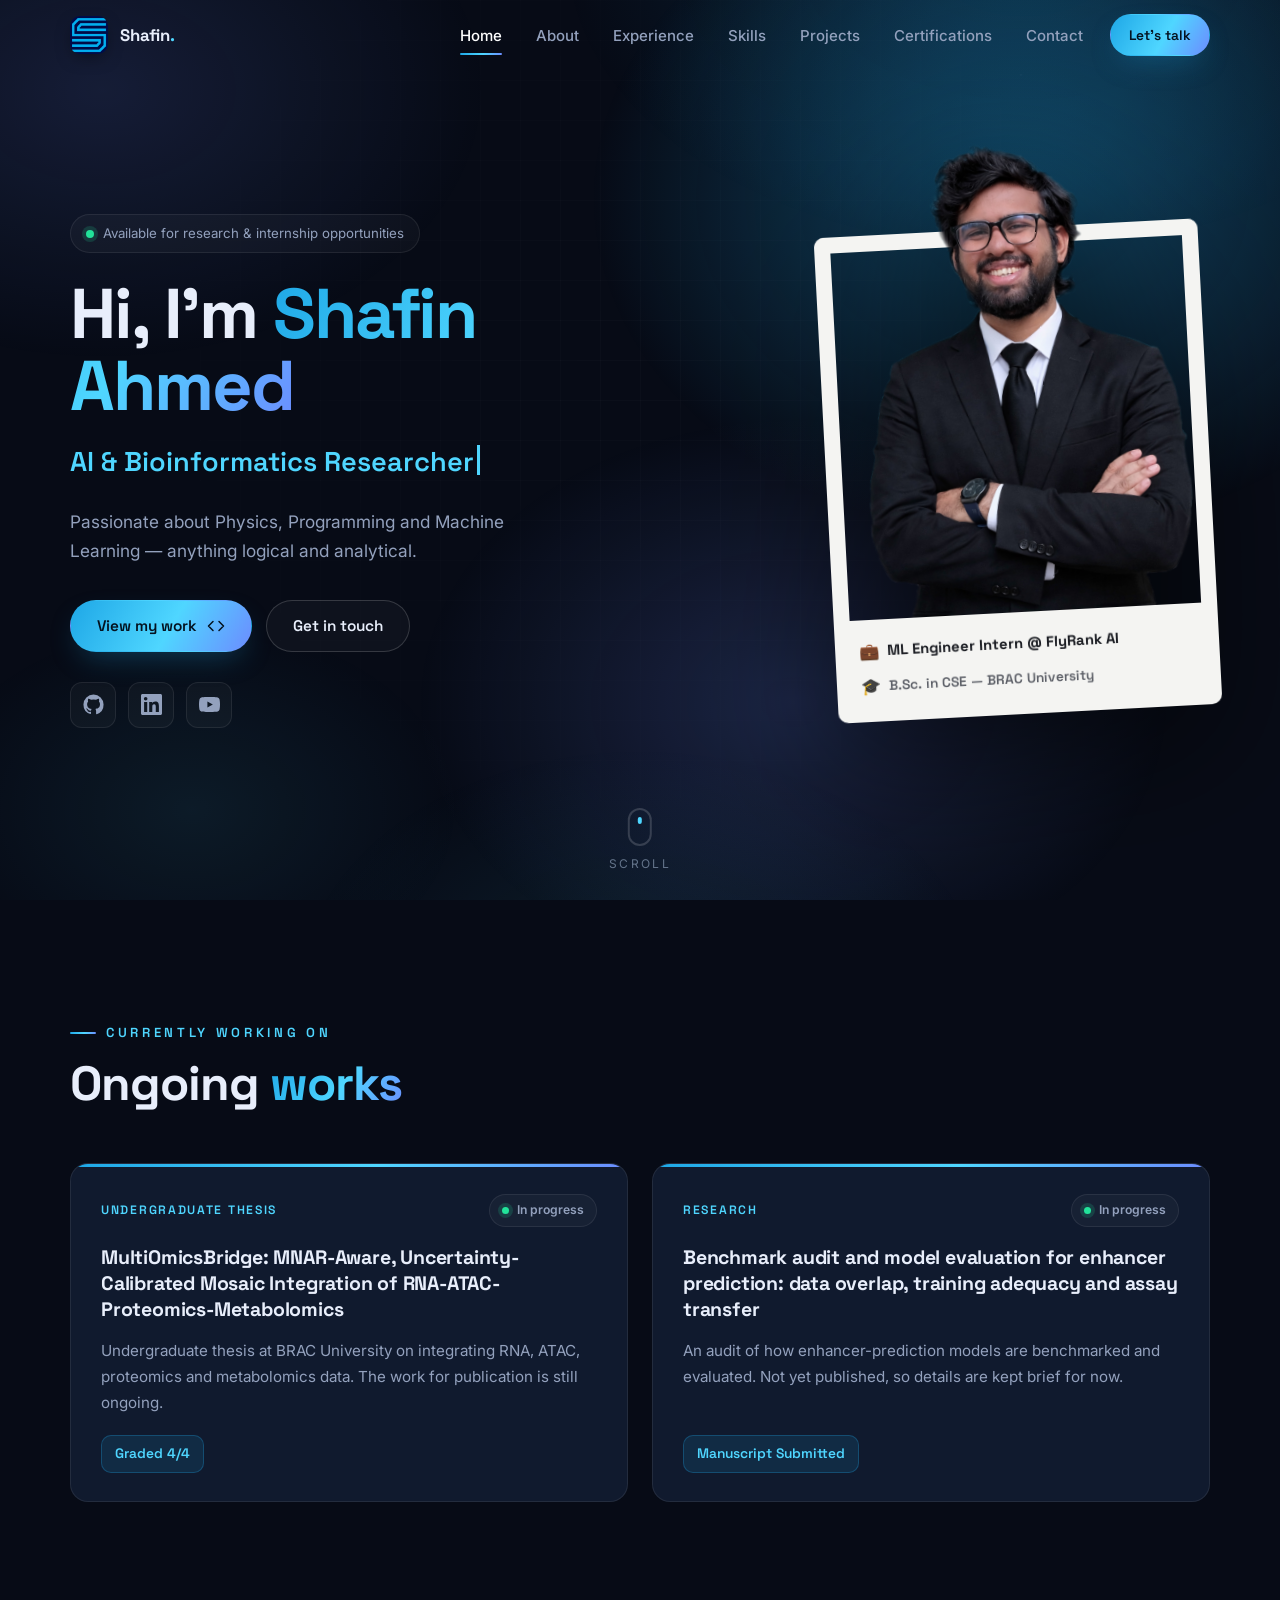
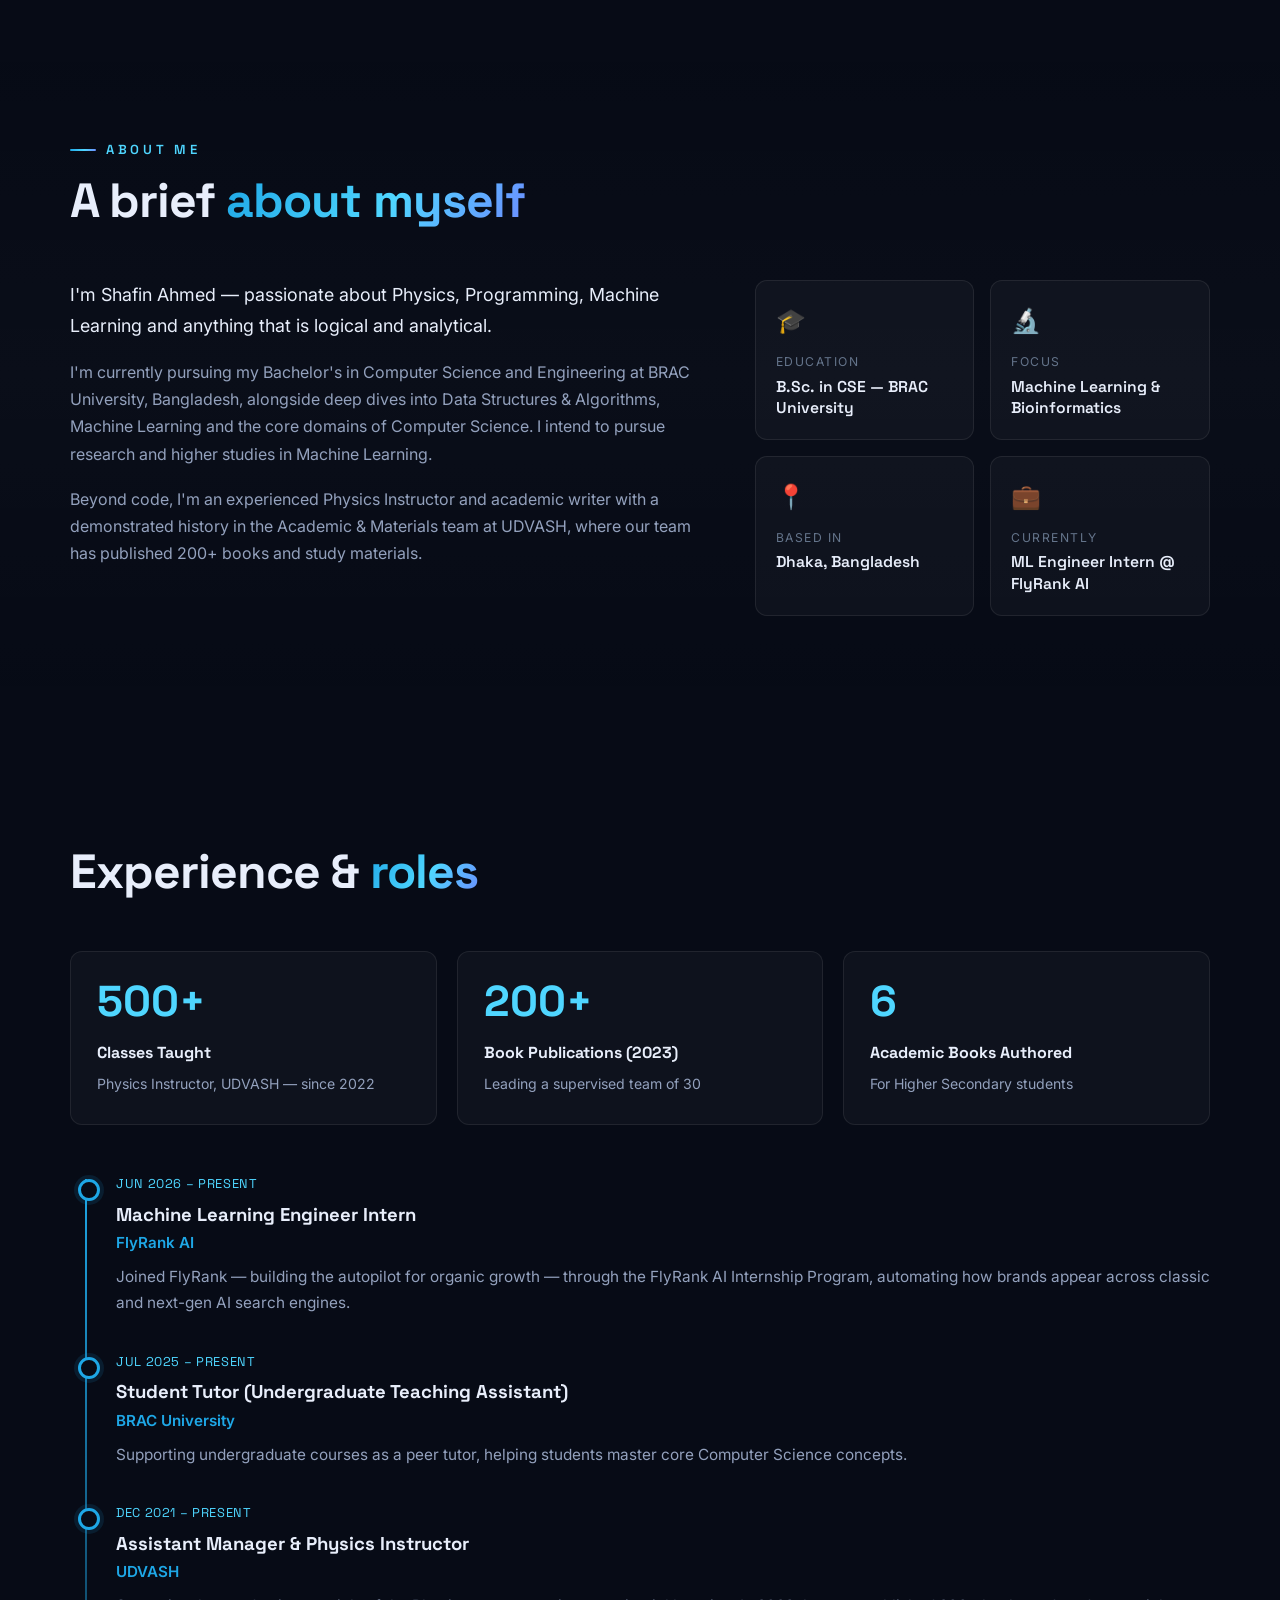
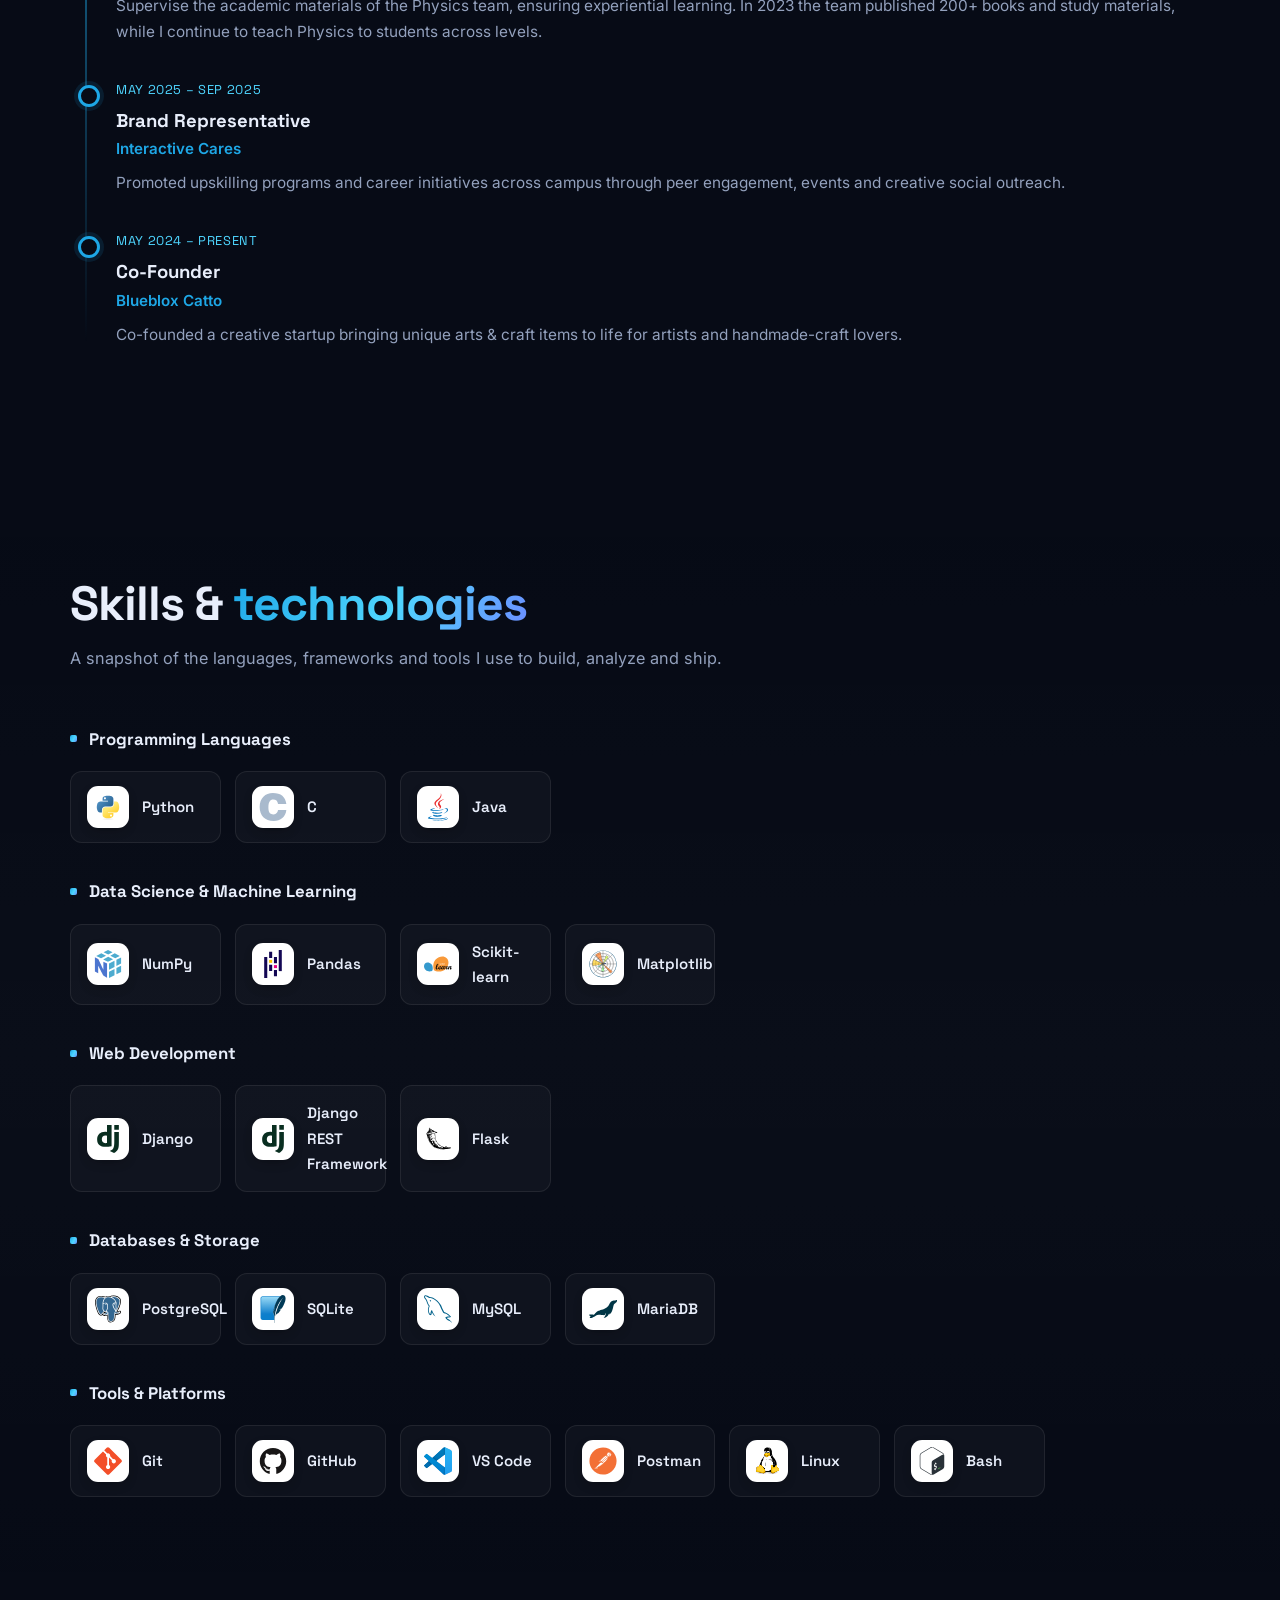
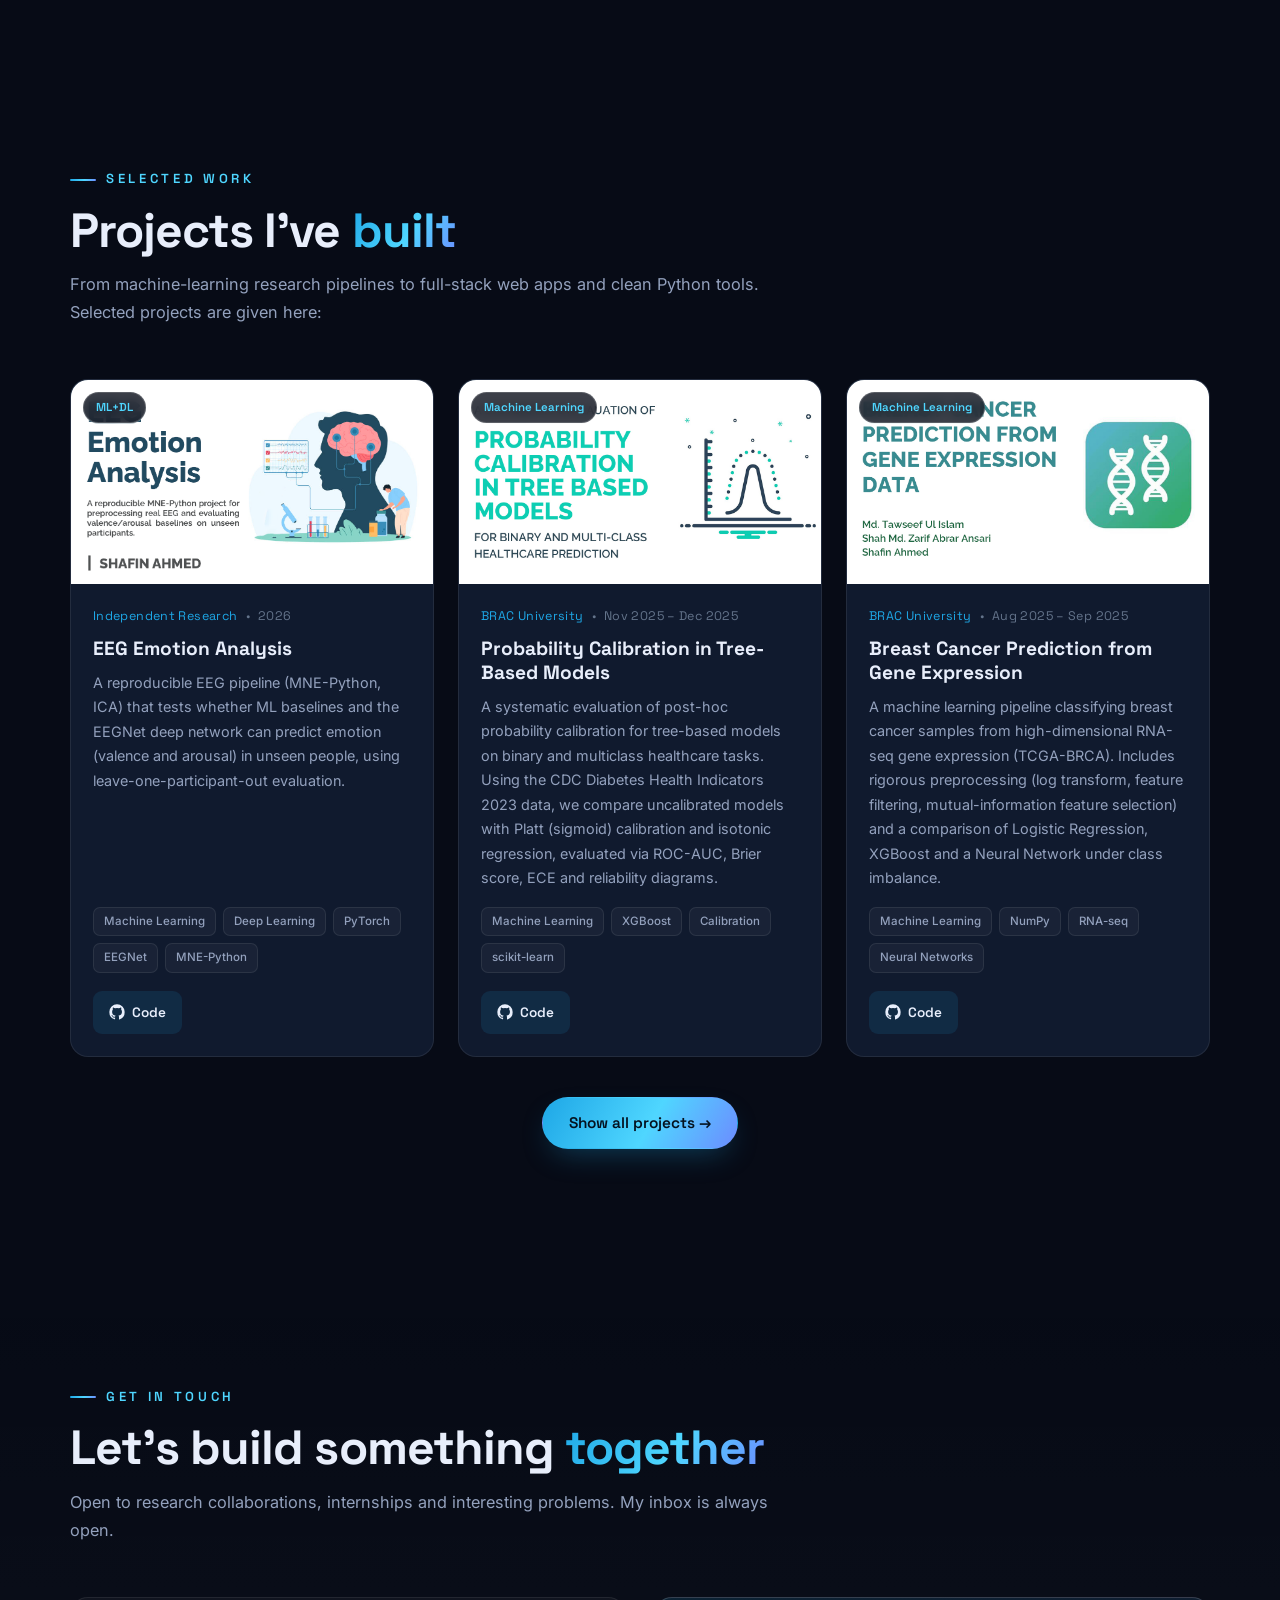
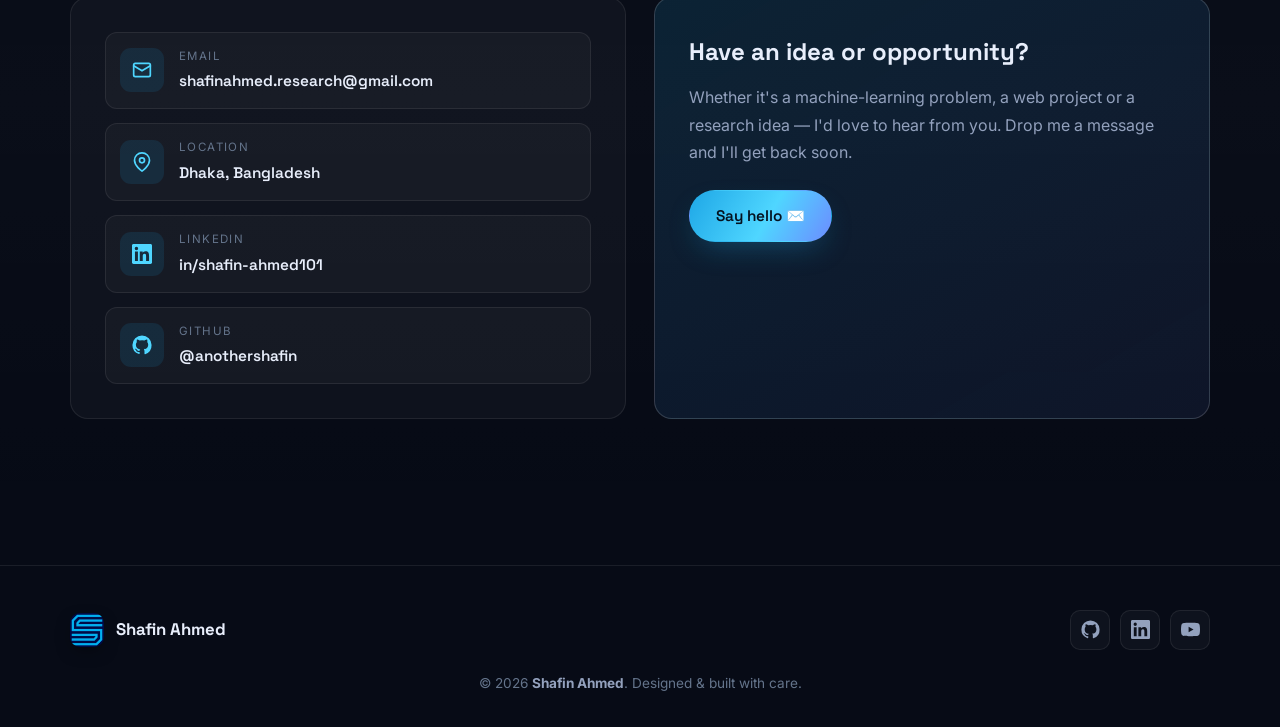
<file: index.html>
<!DOCTYPE html>
<html lang="en">
<head>
  <meta charset="UTF-8" />
  <meta name="viewport" content="width=device-width, initial-scale=1.0" />
  <title>Shafin Ahmed — AI & ML Researcher · Developer</title>
  <meta name="description" content="Portfolio of Shafin Ahmed — AI & Bioinformatics Researcher, Machine Learning Engineer and Django Developer based in Dhaka, Bangladesh." />
  <meta name="author" content="Shafin Ahmed" />

  <!-- Social preview (Facebook, LinkedIn, WhatsApp, Discord, Slack, etc.) -->
  <meta property="og:type" content="website" />
  <meta property="og:url" content="https://anothershafin.github.io/" />
  <meta property="og:site_name" content="Shafin Ahmed" />
  <meta property="og:title" content="Shafin Ahmed | Portfolio" />
  <meta property="og:description" content="AI & Bioinformatics Researcher · Machine Learning Engineer · Django Developer" />
  <meta property="og:image" content="https://anothershafin.github.io/assets/img/main_featured.png" />

  <!-- Twitter/X card -->
  <meta name="twitter:card" content="summary_large_image" />
  <meta name="twitter:title" content="Shafin Ahmed | Portfolio" />
  <meta name="twitter:description" content="AI & Bioinformatics Researcher · Machine Learning Engineer · Django Developer" />
  <meta name="twitter:image" content="https://anothershafin.github.io/assets/img/main_featured.png" />

  <link rel="icon" type="image/png" href="assets/img/favicon-32.png" />
  <link rel="apple-touch-icon" href="assets/img/apple-touch-icon.png" />

  <!-- Fonts -->
  <link rel="preconnect" href="https://fonts.googleapis.com" />
  <link rel="preconnect" href="https://fonts.gstatic.com" crossorigin />
  <link href="https://fonts.googleapis.com/css2?family=Inter:wght@400;500;600;700&family=Space+Grotesk:wght@400;500;600;700&display=swap" rel="stylesheet" />

  <link rel="stylesheet" href="assets/css/styles.css?v=6" />
</head>
<body>
  <div class="progress" id="progress"></div>

  <!-- ===================== NAV ===================== -->
  <header class="nav" id="nav">
    <div class="container">
      <a class="brand" href="#home" aria-label="Home">
        <img src="assets/img/logo.png" alt="Shafin Ahmed logo" />
        <span>Shafin<b>.</b></span>
      </a>
      <nav class="nav-links" id="nav-links">
        <a href="#home" class="active">Home</a>
        <a href="#about">About</a>
        <a href="#experience">Experience</a>
        <a href="#skills">Skills</a>
        <a href="projects.html">Projects</a>
        <a href="certifications.html">Certifications</a>
        <a href="#contact">Contact</a>
        <a class="btn btn-primary btn-sm nav-cta" href="#contact">Let's talk</a>
      </nav>
      <button class="nav-toggle" id="nav-toggle" aria-label="Menu">
        <span></span><span></span><span></span>
      </button>
    </div>
  </header>

  <main>
    <!-- ===================== HERO ===================== -->
    <section class="hero" id="home">
      <div class="hero-glow"></div>
      <div class="hero-grid container">
        <div id="hero-content"><!-- rendered by main.js --></div>
        <div class="hero-photo reveal d2">
          <div class="polaroid">
            <div class="polaroid-window">
              <img src="assets/img/DP_wbg_2.png" alt="Portrait of Shafin Ahmed" />
            </div>
            <div class="polaroid-caption" id="polaroid-caption"><!-- rendered by main.js --></div>
          </div>
        </div>
      </div>
      <a href="#about" class="scroll-cue" aria-label="Scroll down">
        <span class="mouse"></span>
        Scroll
      </a>
    </section>

    <!-- ===================== ONGOING WORKS ===================== -->
    <section class="section" id="ongoing">
      <div class="container">
        <div class="section-head reveal">
          <span class="kicker">Currently working on</span>
          <h2 class="section-title">Ongoing <span class="grad">works</span></h2>
        </div>
        <div class="ongoing-grid" id="ongoing-grid"><!-- rendered by main.js --></div>
      </div>
    </section>

    <!-- ===================== ABOUT ===================== -->
    <section class="section section--alt" id="about">
      <div class="container">
        <div class="section-head reveal">
          <span class="kicker">About me</span>
          <h2 class="section-title">A brief <span class="grad">about myself</span></h2>
        </div>
        <div class="about-grid">
          <div class="about-text" id="about-text"><!-- rendered --></div>
          <div class="facts" id="about-facts"><!-- rendered --></div>
        </div>
      </div>
    </section>

    <!-- ===================== EXPERIENCE ===================== -->
    <section class="section" id="experience">
      <div class="container">
        <div class="section-head reveal">
          <h2 class="section-title">Experience &amp; <span class="grad">roles</span></h2>
        </div>
        <div class="stats-grid" id="exp-stats"><!-- rendered by main.js --></div>
        <div class="timeline" id="timeline"><!-- rendered --></div>
      </div>
    </section>

    <!-- ===================== SKILLS ===================== -->
    <section class="section section--alt" id="skills">
      <div class="container">
        <div class="section-head reveal">
          <h2 class="section-title">Skills &amp; <span class="grad">technologies</span></h2>
          <p>A snapshot of the languages, frameworks and tools I use to build, analyze and ship.</p>
        </div>
        <div id="skills-groups"><!-- rendered --></div>
      </div>
    </section>

    <!-- ===================== PROJECTS ===================== -->
    <section class="section" id="projects">
      <div class="container">
        <div class="section-head reveal">
          <span class="kicker">Selected work</span>
          <h2 class="section-title">Projects I've <span class="grad">built</span></h2>
          <p>From machine-learning research pipelines to full-stack web apps and clean Python tools.<br />Selected projects are given here:</p>
        </div>
        <div class="projects-grid" id="projects-grid"><!-- rendered --></div>
        <div class="projects-cta reveal">
          <a class="btn btn-primary" href="projects.html">Show all projects →</a>
        </div>
      </div>
    </section>

    <!-- ===================== CONTACT ===================== -->
    <section class="section section--alt" id="contact">
      <div class="container">
        <div class="section-head reveal">
          <span class="kicker">Get in touch</span>
          <h2 class="section-title">Let's build something <span class="grad">together</span></h2>
          <p>Open to research collaborations, internships and interesting problems. My inbox is always open.</p>
        </div>
        <div class="contact-wrap">
          <div class="contact-card reveal">
            <div class="contact-list" id="contact-list"><!-- rendered --></div>
          </div>
          <div class="contact-card cta reveal d1">
            <h3>Have an idea or opportunity?</h3>
            <p>Whether it's a machine-learning problem, a web project or a research idea — I'd love to hear from you. Drop me a message and I'll get back soon.</p>
            <a class="btn btn-primary" id="contact-cta-btn" href="#">Say hello ✉️</a>
          </div>
        </div>
      </div>
    </section>
  </main>

  <!-- ===================== FOOTER ===================== -->
  <footer class="footer">
    <div class="container">
      <div class="footer-grid">
        <a class="brand" href="#home">
          <img src="assets/img/logo.png" alt="logo" />
          <span class="site-name">Shafin Ahmed</span>
        </a>
        <div class="footer-socials" id="footer-socials"><!-- rendered --></div>
      </div>
      <p class="footer-copy">© <span class="year"></span> <b class="site-name">Shafin Ahmed</b>. Designed &amp; built with care.</p>
    </div>
  </footer>

  <button class="to-top" id="to-top" aria-label="Back to top"></button>
  <script>document.getElementById('to-top').innerHTML='<svg viewBox="0 0 24 24" fill="none" stroke="currentColor" stroke-width="2.4" stroke-linecap="round" stroke-linejoin="round"><path d="m18 15-6-6-6 6"/></svg>';</script>

  <script src="assets/js/data.js?v=11"></script>
  <script src="assets/js/main.js?v=10"></script>
</body>
</html>
</file>
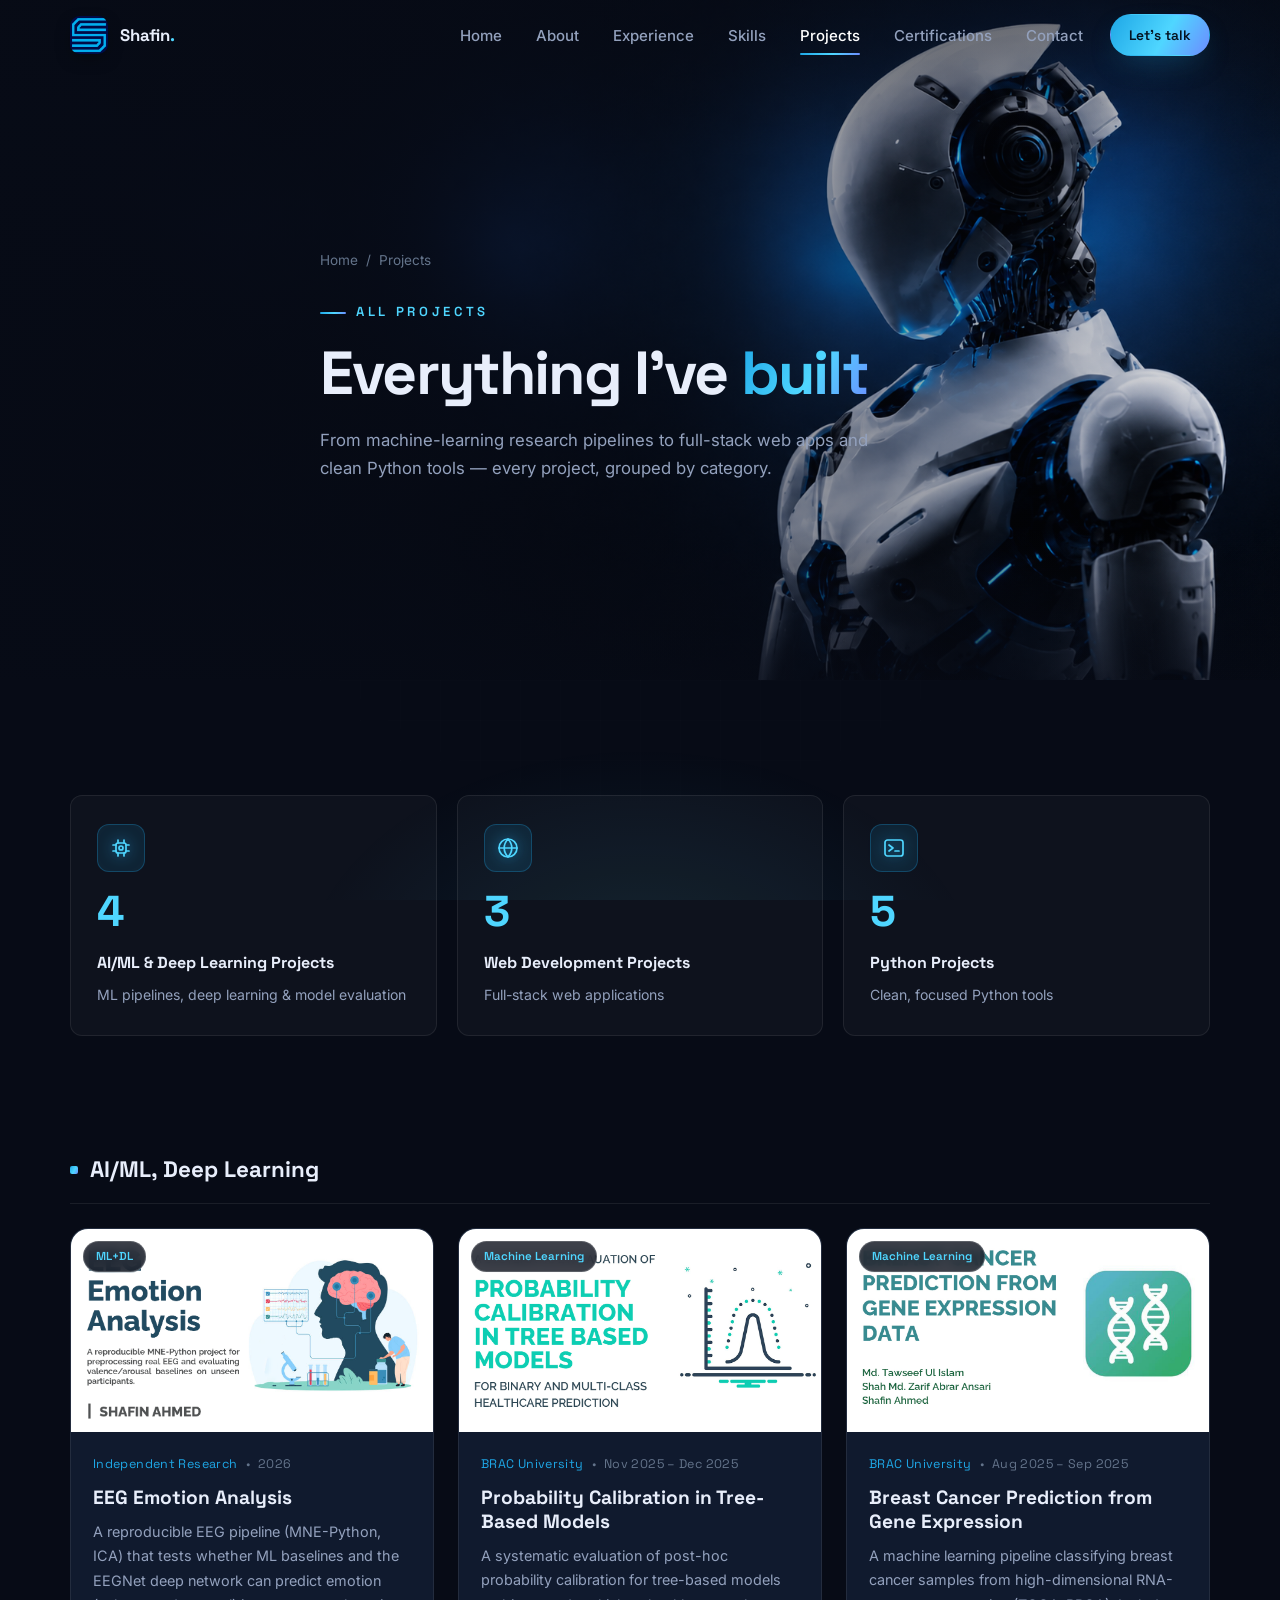
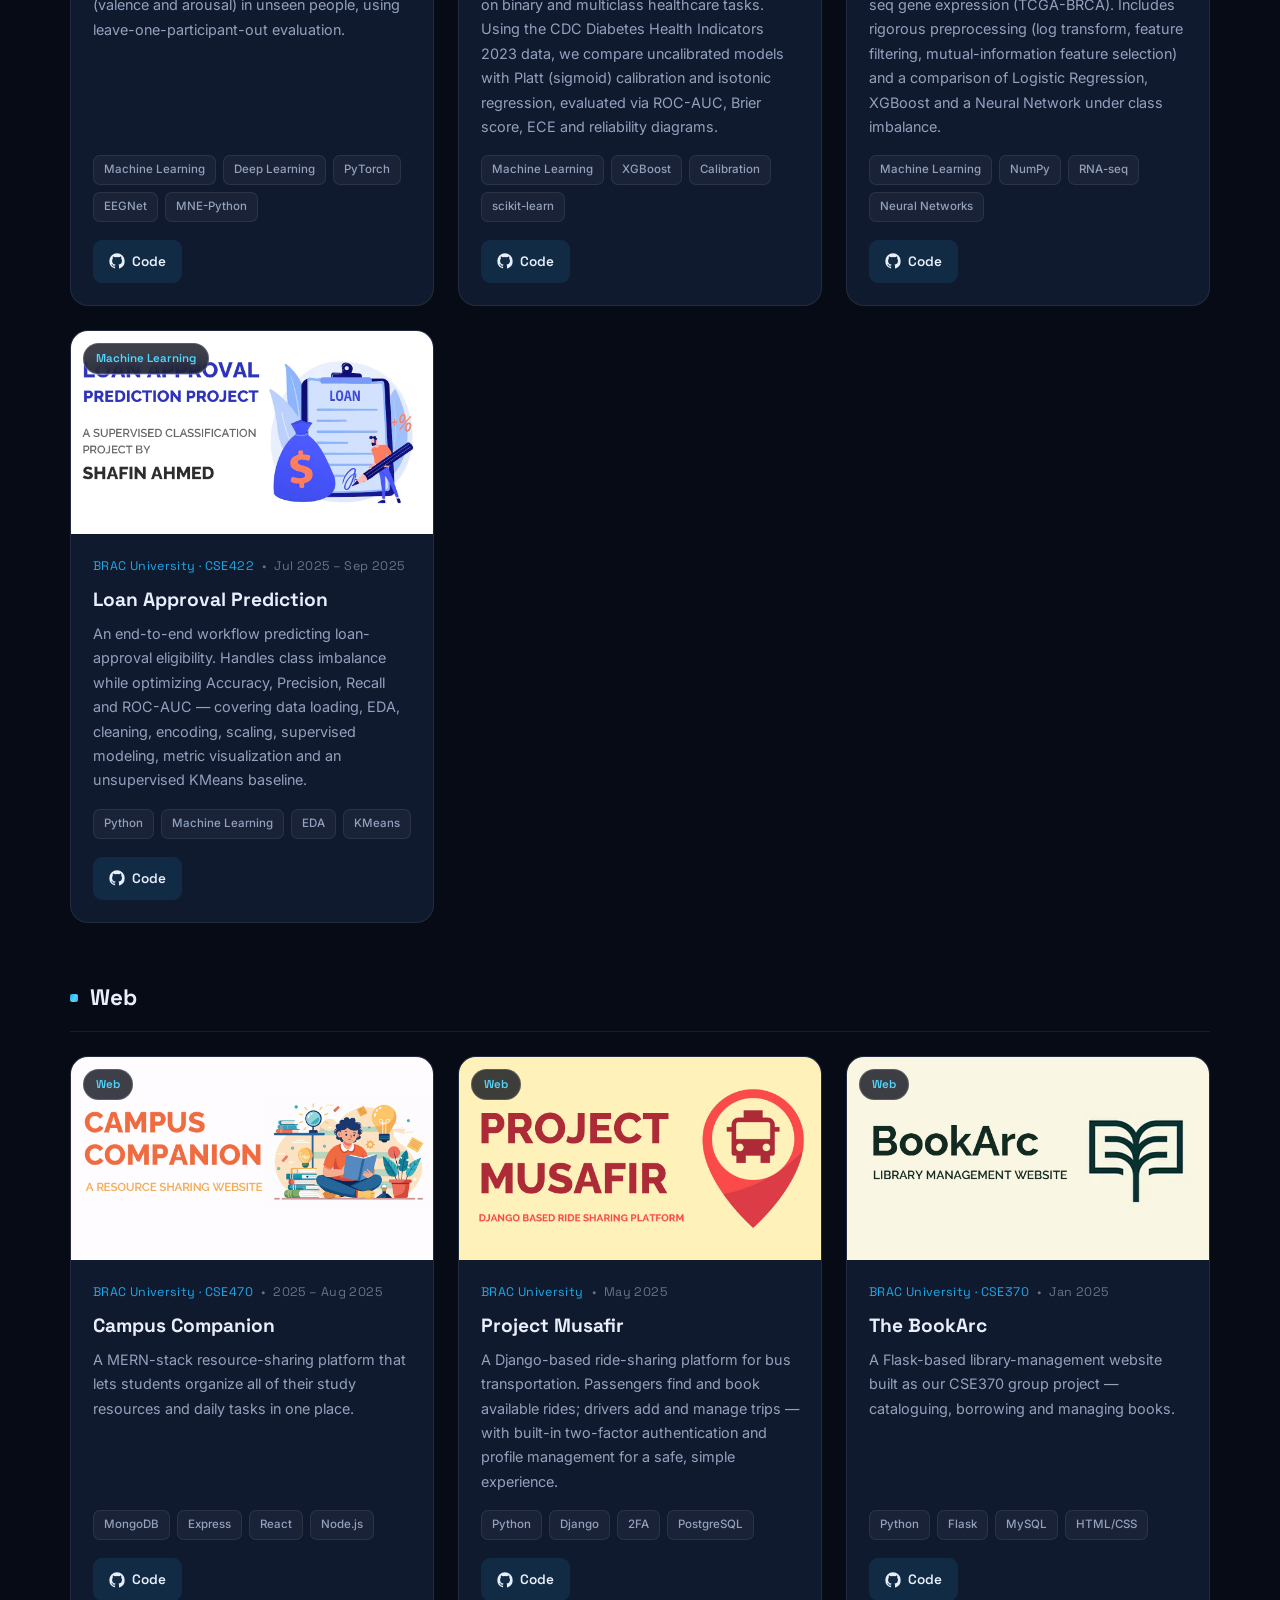
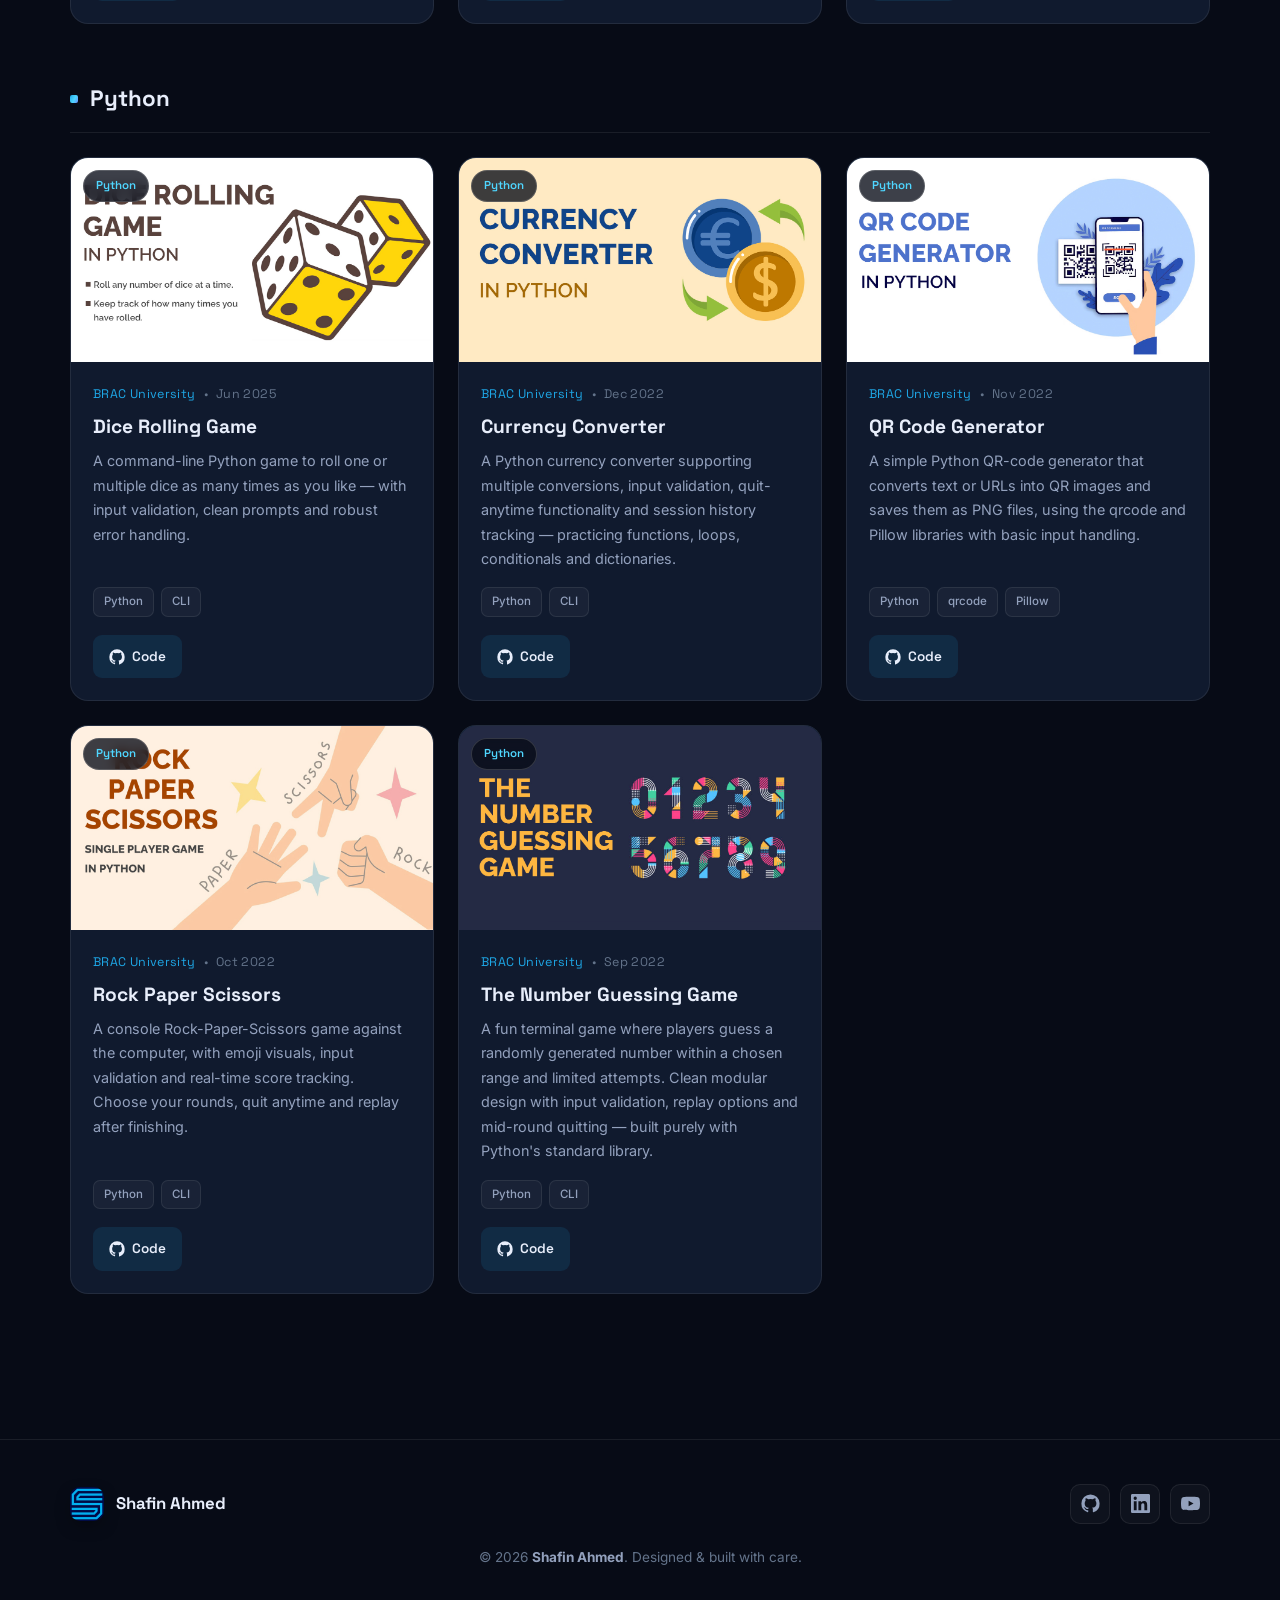
<file: projects.html>
<!DOCTYPE html>
<html lang="en">
<head>
  <meta charset="UTF-8" />
  <meta name="viewport" content="width=device-width, initial-scale=1.0" />
  <title>Projects — Shafin Ahmed</title>
  <meta name="description" content="All projects by Shafin Ahmed, grouped by AI/ML &amp; Deep Learning, Web and Python — research pipelines, full-stack web apps and clean Python tools." />

  <!-- Social preview (Facebook, LinkedIn, WhatsApp, Discord, Slack, etc.) -->
  <meta property="og:type" content="website" />
  <meta property="og:url" content="https://anothershafin.github.io/projects.html" />
  <meta property="og:site_name" content="Shafin Ahmed" />
  <meta property="og:title" content="Shafin Ahmed | Projects" />
  <meta property="og:description" content="All projects by Shafin Ahmed, grouped by AI/ML &amp; Deep Learning, Web and Python — research pipelines, full-stack web apps and clean Python tools." />
  <meta property="og:image" content="https://anothershafin.github.io/assets/img/projects_featured.png" />

  <!-- Twitter/X card -->
  <meta name="twitter:card" content="summary_large_image" />
  <meta name="twitter:title" content="Shafin Ahmed | Projects" />
  <meta name="twitter:description" content="All projects by Shafin Ahmed, grouped by AI/ML &amp; Deep Learning, Web and Python — research pipelines, full-stack web apps and clean Python tools." />
  <meta name="twitter:image" content="https://anothershafin.github.io/assets/img/projects_featured.png" />

  <link rel="icon" type="image/png" href="assets/img/favicon-32.png" />
  <link rel="apple-touch-icon" href="assets/img/apple-touch-icon.png" />

  <link rel="preconnect" href="https://fonts.googleapis.com" />
  <link rel="preconnect" href="https://fonts.gstatic.com" crossorigin />
  <link href="https://fonts.googleapis.com/css2?family=Inter:wght@400;500;600;700&family=Space+Grotesk:wght@400;500;600;700&display=swap" rel="stylesheet" />

  <link rel="stylesheet" href="assets/css/styles.css?v=6" />
  <link rel="preload" as="image" href="assets/img/projects.png" />
</head>
<body>
  <div class="progress" id="progress"></div>

  <!-- ===================== NAV ===================== -->
  <header class="nav" id="nav">
    <div class="container">
      <a class="brand" href="index.html" aria-label="Home">
        <img src="assets/img/logo.png" alt="Shafin Ahmed logo" />
        <span>Shafin<b>.</b></span>
      </a>
      <nav class="nav-links" id="nav-links">
        <a href="index.html#home">Home</a>
        <a href="index.html#about">About</a>
        <a href="index.html#experience">Experience</a>
        <a href="index.html#skills">Skills</a>
        <a href="projects.html" class="active">Projects</a>
        <a href="certifications.html">Certifications</a>
        <a href="index.html#contact">Contact</a>
        <a class="btn btn-primary btn-sm nav-cta" href="index.html#contact">Let's talk</a>
      </nav>
      <button class="nav-toggle" id="nav-toggle" aria-label="Menu">
        <span></span><span></span><span></span>
      </button>
    </div>
  </header>

  <main>
    <!-- ===================== PAGE HERO (photo banner) ===================== -->
    <section class="proj-hero">
      <div class="proj-hero-media">
        <img src="assets/img/projects.png" alt="" />
        <div class="proj-hero-veil"></div>
      </div>
      <div class="container proj-hero-content">
        <div class="breadcrumb reveal">
          <a href="index.html">Home</a><span>/</span><span>Projects</span>
        </div>
        <span class="kicker reveal">All projects</span>
        <h1 class="reveal d1">Everything I've <span class="grad">built</span></h1>
        <p class="reveal d2">From machine-learning research pipelines to full-stack web apps and clean Python tools — every project, grouped by category.</p>
      </div>
    </section>

    <!-- ===================== PROJECT CATEGORY STATS ===================== -->
    <section class="section" style="padding-bottom: 0;">
      <div class="container">
        <div class="stats-grid" id="project-stats"><!-- rendered by main.js --></div>
      </div>
    </section>

    <!-- ===================== ALL PROJECTS (grouped by category) ===================== -->
    <section class="section">
      <div class="container">
        <div id="all-projects"><!-- rendered by main.js --></div>
      </div>
    </section>
  </main>

  <!-- ===================== FOOTER ===================== -->
  <footer class="footer">
    <div class="container">
      <div class="footer-grid">
        <a class="brand" href="index.html">
          <img src="assets/img/logo.png" alt="logo" />
          <span class="site-name">Shafin Ahmed</span>
        </a>
        <div class="footer-socials" id="footer-socials"><!-- rendered --></div>
      </div>
      <p class="footer-copy">© <span class="year"></span> <b class="site-name">Shafin Ahmed</b>. Designed &amp; built with care.</p>
    </div>
  </footer>

  <button class="to-top" id="to-top" aria-label="Back to top"></button>
  <script>document.getElementById('to-top').innerHTML='<svg viewBox="0 0 24 24" fill="none" stroke="currentColor" stroke-width="2.4" stroke-linecap="round" stroke-linejoin="round"><path d="m18 15-6-6-6 6"/></svg>';</script>

  <script src="assets/js/data.js?v=11"></script>
  <script src="assets/js/main.js?v=10"></script>
</body>
</html>
</file>
<file: assets/css/styles.css>
/* ==========================================================================
   Shafin Ahmed — Portfolio
   Theme: deep-navy dark with an electric-blue accent (from the "S" logo)
   ========================================================================== */

:root {
  /* Surfaces */
  --bg: #070b16;
  --bg-soft: #0b1120;
  --surface: rgba(255, 255, 255, 0.03);
  --surface-solid: #101a2e;
  --border: rgba(255, 255, 255, 0.08);
  --border-strong: rgba(255, 255, 255, 0.16);

  /* Text */
  --text: #e8eefb;
  --muted: #93a1bd;
  --faint: #64748b;

  /* Brand */
  --accent: #1ea7e6;
  --accent-2: #4fd6ff;
  --accent-3: #6c8cff;
  --navy: #001a4d;
  --accent-grad: linear-gradient(120deg, #1ea7e6 0%, #4fd6ff 55%, #6c8cff 100%);
  --accent-glow: rgba(30, 167, 230, 0.35);

  /* System */
  --radius: 18px;
  --radius-sm: 12px;
  --shadow: 0 24px 60px -24px rgba(0, 0, 0, 0.75);
  --maxw: 1140px;
  --nav-h: 72px;
  --font-head: "Space Grotesk", "Segoe UI", sans-serif;
  --font-body: "Inter", "Segoe UI", system-ui, sans-serif;
  --ease: cubic-bezier(0.22, 1, 0.36, 1);
}

* { margin: 0; padding: 0; box-sizing: border-box; }

html { scroll-behavior: smooth; scroll-padding-top: calc(var(--nav-h) + 12px); }

body {
  font-family: var(--font-body);
  background: var(--bg);
  color: var(--text);
  line-height: 1.7;
  overflow-x: hidden;
  -webkit-font-smoothing: antialiased;
}

/* Ambient background glows */
body::before {
  content: "";
  position: fixed;
  inset: 0;
  z-index: -2;
  background:
    radial-gradient(60% 55% at 80% -5%, rgba(30, 167, 230, 0.18), transparent 60%),
    radial-gradient(50% 50% at 8% 10%, rgba(108, 140, 255, 0.14), transparent 60%),
    radial-gradient(45% 45% at 50% 110%, rgba(79, 214, 255, 0.10), transparent 60%);
}
body::after {
  content: "";
  position: fixed;
  inset: 0;
  z-index: -2;
  background-image: url("data:image/svg+xml,%3Csvg xmlns='http://www.w3.org/2000/svg' width='40' height='40'%3E%3Cpath d='M0 .5H40M.5 0V40' fill='none' stroke='%23ffffff' stroke-opacity='0.02'/%3E%3C/svg%3E");
  mask-image: radial-gradient(circle at 50% 40%, #000 0%, transparent 75%);
}

a { color: inherit; text-decoration: none; }
img { max-width: 100%; display: block; }
ul { list-style: none; }

::selection { background: var(--accent); color: #041018; }

/* Scrollbar */
::-webkit-scrollbar { width: 11px; }
::-webkit-scrollbar-track { background: var(--bg); }
::-webkit-scrollbar-thumb { background: #1f2c47; border-radius: 20px; border: 3px solid var(--bg); }
::-webkit-scrollbar-thumb:hover { background: #2c3f66; }

/* ---------- Layout helpers ---------- */
.container { width: min(100% - 40px, var(--maxw)); margin-inline: auto; }
.section { padding: clamp(64px, 9vw, 120px) 0; position: relative; }
.section--alt { background: linear-gradient(180deg, transparent, rgba(255,255,255,0.015), transparent); }

.kicker {
  font-family: var(--font-head);
  font-size: 0.82rem;
  letter-spacing: 0.28em;
  text-transform: uppercase;
  color: var(--accent-2);
  font-weight: 600;
  margin-bottom: 14px;
  display: inline-flex;
  align-items: center;
  gap: 10px;
}
.kicker::before { content: ""; width: 26px; height: 2px; background: var(--accent-grad); border-radius: 2px; }

.section-title {
  font-family: var(--font-head);
  font-size: clamp(1.9rem, 4.5vw, 3rem);
  font-weight: 700;
  line-height: 1.1;
  letter-spacing: -0.02em;
}
.section-title .grad { background: var(--accent-grad); -webkit-background-clip: text; background-clip: text; color: transparent; }
.section-head { margin-bottom: 52px; max-width: 720px; }
.section-head p { color: var(--muted); margin-top: 14px; font-size: 1.02rem; }

/* ---------- Buttons ---------- */
.btn {
  --bh: 52px;
  display: inline-flex; align-items: center; gap: 10px;
  height: var(--bh); padding: 0 26px;
  border-radius: 999px;
  font-family: var(--font-head);
  font-weight: 600; font-size: 0.96rem;
  cursor: pointer; border: 1px solid transparent;
  transition: transform 0.25s var(--ease), box-shadow 0.25s var(--ease), background 0.25s, border-color 0.25s;
  white-space: nowrap;
}
.btn svg { width: 18px; height: 18px; }
.btn-primary { background: var(--accent-grad); color: #04121f; box-shadow: 0 12px 30px -10px var(--accent-glow); }
.btn-primary:hover { transform: translateY(-3px); box-shadow: 0 20px 44px -12px var(--accent-glow); }
.btn-ghost { background: var(--surface); color: var(--text); border-color: var(--border-strong); }
.btn-ghost:hover { transform: translateY(-3px); border-color: var(--accent); color: #fff; background: rgba(30,167,230,0.08); }
.btn-sm { --bh: 42px; padding: 0 18px; font-size: 0.86rem; }

/* ---------- Navbar ---------- */
.nav {
  position: fixed; top: 0; left: 0; right: 0; z-index: 100;
  height: var(--nav-h);
  display: flex; align-items: center;
  transition: background 0.3s, border-color 0.3s, backdrop-filter 0.3s;
  border-bottom: 1px solid transparent;
}
.nav.scrolled {
  background: rgba(7, 11, 22, 0.72);
  backdrop-filter: blur(16px) saturate(140%);
  -webkit-backdrop-filter: blur(16px) saturate(140%);
  border-bottom-color: var(--border);
}
.nav .container { display: flex; align-items: center; justify-content: space-between; }
.brand { display: flex; align-items: center; gap: 12px; font-family: var(--font-head); font-weight: 700; font-size: 1.05rem; }
.brand img { width: 38px; height: 38px; border-radius: 10px; box-shadow: 0 6px 18px -6px rgba(0,0,0,0.6); }
.brand span b { color: var(--accent-2); }

.nav-links { display: flex; align-items: center; gap: 4px; }
.nav-links a:not(.btn) {
  position: relative; padding: 9px 15px; border-radius: 10px;
  color: var(--muted); font-weight: 500; font-size: 0.94rem;
  transition: color 0.2s, background 0.2s;
}
.nav-links a:not(.btn):hover { color: var(--text); background: var(--surface); }
.nav-links a.active { color: #fff; }
.nav-links a.active::after {
  content: ""; position: absolute; left: 15px; right: 15px; bottom: 2px;
  height: 2px; background: var(--accent-grad); border-radius: 2px;
}
.nav-cta { margin-left: 8px; }

.nav-toggle { display: none; background: none; border: 0; cursor: pointer; width: 44px; height: 44px; color: var(--text); }
.nav-toggle span { display: block; width: 24px; height: 2px; background: currentColor; margin: 5px auto; border-radius: 2px; transition: transform 0.3s, opacity 0.3s; }
.nav-toggle.open span:nth-child(1) { transform: translateY(7px) rotate(45deg); }
.nav-toggle.open span:nth-child(2) { opacity: 0; }
.nav-toggle.open span:nth-child(3) { transform: translateY(-7px) rotate(-45deg); }

/* Scroll progress bar */
.progress { position: fixed; top: 0; left: 0; height: 3px; width: 0%; z-index: 200; background: var(--accent-grad); box-shadow: 0 0 12px var(--accent-glow); transition: width 0.1s linear; }

/* ---------- Hero ---------- */
.hero { min-height: 100vh; display: flex; align-items: center; padding-top: calc(var(--nav-h) + 30px); padding-bottom: 60px; position: relative; overflow: hidden; }
.hero-glow {
  position: absolute; inset: 0; z-index: 0;
  background:
    radial-gradient(52% 58% at 80% 22%, rgba(30,167,230,0.38), transparent 65%),
    radial-gradient(42% 45% at 62% 78%, rgba(108,140,255,0.20), transparent 70%),
    radial-gradient(30% 30% at 15% 90%, rgba(79,214,255,0.08), transparent 70%);
}
.hero-grid { position: relative; z-index: 2; display: grid; grid-template-columns: 1.25fr 0.9fr; gap: 56px; align-items: center; }

.hero-badge {
  display: inline-flex; align-items: center; gap: 9px;
  padding: 7px 15px; border-radius: 999px;
  background: var(--surface); border: 1px solid var(--border);
  font-size: 0.83rem; color: var(--muted); margin-bottom: 26px;
}
.hero-badge .dot { width: 8px; height: 8px; border-radius: 50%; background: #22e39a; box-shadow: 0 0 0 4px rgba(34,227,154,0.16); animation: pulse 2s infinite; }
@keyframes pulse { 50% { box-shadow: 0 0 0 8px rgba(34,227,154,0); } }

.hero h1 { font-family: var(--font-head); font-size: clamp(2.6rem, 6.2vw, 4.4rem); line-height: 1.02; letter-spacing: -0.03em; font-weight: 700; }
.hero h1 .grad { background: var(--accent-grad); -webkit-background-clip: text; background-clip: text; color: transparent; }
.hero-role { font-family: var(--font-head); font-size: clamp(1.15rem, 2.6vw, 1.7rem); font-weight: 600; margin-top: 16px; min-height: 1.6em; color: var(--text); }
.hero-role .type { color: var(--accent-2); }
.hero-role .cursor { display: inline-block; width: 3px; height: 1.1em; background: var(--accent-2); margin-left: 3px; vertical-align: -0.15em; animation: blink 1s steps(1) infinite; }
@keyframes blink { 50% { opacity: 0; } }
.hero-tagline { color: var(--muted); font-size: 1.08rem; margin-top: 22px; max-width: 46ch; }

.hero-actions { display: flex; flex-wrap: wrap; gap: 14px; margin-top: 34px; }
.hero-socials { display: flex; gap: 12px; margin-top: 30px; }
.social-btn {
  width: 46px; height: 46px; border-radius: 12px;
  display: grid; place-items: center;
  background: var(--surface); border: 1px solid var(--border);
  color: var(--muted); transition: all 0.25s var(--ease);
}
.social-btn:hover { color: #fff; border-color: var(--accent); transform: translateY(-4px); background: rgba(30,167,230,0.1); box-shadow: 0 12px 24px -12px var(--accent-glow); }
.social-btn svg { width: 21px; height: 21px; }

/* Hero portrait — polaroid */
.hero-photo { justify-self: end; position: relative; }
@keyframes floaty { 50% { transform: translateY(-16px); } }
.polaroid {
  width: min(30vw, 420px); margin-left: auto; transform: rotate(-3deg);
  filter: drop-shadow(0 40px 70px rgba(0,0,0,0.6));
  animation: floaty 7s ease-in-out infinite;
}
.polaroid-window {
  position: relative; border: 16px solid #f4f4f2; border-bottom: 0;
  border-radius: 10px 10px 0 0; aspect-ratio: 1/1; background: transparent; overflow: visible;
}
.polaroid-window img {
  position: absolute; left: 50%; bottom: 0; top: -46%; height: 146%; width: auto; max-width: none;
  transform: translateX(-50%); object-fit: contain; object-position: bottom;
}
.polaroid-caption { background: #f4f4f2; border-radius: 0 0 10px 10px; padding: 18px 8px 22px 24px; }
.polaroid-caption .cap-row { display: flex; align-items: center; gap: 8px; font-family: var(--font-head); font-weight: 700; font-size: 0.92rem; color: #1a1c22; }
.polaroid-caption .cap-row.sub { margin-top: 8px; font-weight: 600; font-size: 0.86rem; color: #5b5e66; }
.polaroid-caption .ic { font-size: 1rem; }

.scroll-cue { position: absolute; bottom: 26px; left: 50%; transform: translateX(-50%); color: var(--faint); font-size: 0.75rem; letter-spacing: 0.2em; text-transform: uppercase; display: flex; flex-direction: column; align-items: center; gap: 8px; }
.scroll-cue .mouse { width: 24px; height: 38px; border: 2px solid var(--border-strong); border-radius: 14px; position: relative; }
.scroll-cue .mouse::before { content: ""; position: absolute; top: 7px; left: 50%; transform: translateX(-50%); width: 4px; height: 7px; background: var(--accent-2); border-radius: 3px; animation: wheel 1.6s infinite; }
@keyframes wheel { 0% { opacity: 0; transform: translate(-50%, 0); } 40% { opacity: 1; } 100% { opacity: 0; transform: translate(-50%, 12px); } }

/* ---------- About ---------- */
.about-grid { display: grid; grid-template-columns: 1.4fr 1fr; gap: 48px; align-items: start; }
.about-text p { color: var(--muted); margin-bottom: 18px; }
.about-text p:first-child { color: var(--text); font-size: 1.12rem; }
.facts { display: grid; grid-template-columns: 1fr 1fr; gap: 16px; }
.fact {
  background: var(--surface); border: 1px solid var(--border); border-radius: var(--radius-sm);
  padding: 20px; transition: transform 0.25s var(--ease), border-color 0.25s;
}
.fact:hover { transform: translateY(-4px); border-color: var(--border-strong); }
.fact .ic { font-size: 1.5rem; }
.fact .lbl { color: var(--faint); font-size: 0.76rem; text-transform: uppercase; letter-spacing: 0.12em; margin: 10px 0 4px; }
.fact .val { font-weight: 600; font-family: var(--font-head); font-size: 0.98rem; line-height: 1.35; }

/* ---------- Experience timeline ---------- */
.timeline { position: relative; margin-left: 8px; margin-top: 48px; }
.timeline::before { content: ""; position: absolute; left: 7px; top: 6px; bottom: 6px; width: 2px; background: linear-gradient(var(--accent), transparent); }
.tl-item { position: relative; padding: 0 0 34px 38px; }
.tl-item::before {
  content: ""; position: absolute; left: 0; top: 6px; width: 16px; height: 16px; border-radius: 50%;
  background: var(--bg); border: 3px solid var(--accent); box-shadow: 0 0 0 4px rgba(30,167,230,0.12);
}
.tl-item:last-child { padding-bottom: 0; }
.tl-period { font-family: var(--font-head); font-size: 0.8rem; color: var(--accent-2); letter-spacing: 0.05em; text-transform: uppercase; }
.tl-role { font-family: var(--font-head); font-weight: 700; font-size: 1.16rem; margin-top: 4px; }
.tl-org { color: var(--accent); font-weight: 600; font-size: 0.95rem; margin-bottom: 8px; }
.tl-desc { color: var(--muted); font-size: 0.96rem; }

/* ---------- Ongoing works ---------- */
.ongoing-grid { display: grid; grid-template-columns: repeat(2, 1fr); gap: 24px; }
.ongoing-card {
  position: relative; overflow: hidden;
  display: flex; flex-direction: column;
  background: var(--surface-solid); border: 1px solid var(--border); border-radius: var(--radius);
  padding: 30px 30px 28px;
  transition: transform 0.3s var(--ease), border-color 0.3s, box-shadow 0.3s;
}
.ongoing-card::before {
  content: ""; position: absolute; inset: 0 0 auto 0; height: 3px; background: var(--accent-grad);
}
.ongoing-card:hover { transform: translateY(-6px); border-color: var(--border-strong); box-shadow: var(--shadow); }
.ongoing-top { display: flex; align-items: center; justify-content: space-between; gap: 12px; margin-bottom: 18px; flex-wrap: wrap; }
.ongoing-type {
  font-family: var(--font-head); font-size: 0.76rem; font-weight: 600;
  letter-spacing: 0.14em; text-transform: uppercase; color: var(--accent-2);
}
.ongoing-status {
  display: inline-flex; align-items: center; gap: 8px;
  padding: 5px 12px; border-radius: 999px; font-size: 0.76rem; font-weight: 600;
  background: var(--surface); border: 1px solid var(--border); color: var(--muted);
}
.ongoing-status .dot { width: 7px; height: 7px; border-radius: 50%; background: #22e39a; box-shadow: 0 0 0 4px rgba(34,227,154,0.16); animation: pulse 2s infinite; }
.ongoing-card h3 { font-family: var(--font-head); font-size: 1.22rem; line-height: 1.35; letter-spacing: -0.01em; margin-bottom: 14px; }
.ongoing-card p { color: var(--muted); font-size: 0.95rem; flex: 1; }
.ongoing-highlight {
  align-self: flex-start; margin-top: 20px;
  padding: 7px 14px; border-radius: 10px;
  font-family: var(--font-head); font-weight: 600; font-size: 0.86rem;
  background: rgba(30,167,230,0.12); color: var(--accent-2);
  box-shadow: inset 0 0 0 1px rgba(30,167,230,0.28);
}
@media (max-width: 900px) { .ongoing-grid { grid-template-columns: 1fr; } }

/* ---------- Animated stat cards (Experience section + Projects page) ---------- */
.stats-grid { display: grid; grid-template-columns: repeat(3, 1fr); gap: 20px; }
.stat-card {
  display: block;
  background: var(--surface); border: 1px solid var(--border); border-radius: var(--radius-sm);
  padding: 28px 26px; transition: transform 0.25s var(--ease), border-color 0.25s, background 0.25s;
}
.stat-card:hover { transform: translateY(-4px); border-color: var(--border-strong); }
a.stat-card:hover { background: rgba(30,167,230,0.06); }
.stat-num { font-family: var(--font-head); font-weight: 700; font-size: clamp(2.1rem, 4vw, 2.7rem); line-height: 1; color: var(--accent-2); }
.stat-label { font-family: var(--font-head); font-weight: 700; font-size: 1rem; color: var(--text); margin-top: 16px; }
.stat-sub { color: var(--muted); font-size: 0.88rem; margin-top: 6px; }

/* Neon icon badge — used on the Projects page category stat cards */
.stat-icon {
  width: 48px; height: 48px; border-radius: 12px; margin-bottom: 18px;
  display: grid; place-items: center;
  background: rgba(30,167,230,0.12);
  box-shadow: inset 0 0 0 1px rgba(30,167,230,0.28);
  color: var(--accent-2);
}
.stat-icon svg { width: 24px; height: 24px; filter: drop-shadow(0 0 7px rgba(30,167,230,0.65)); }

/* ---------- Skills ---------- */
.skill-group { margin-bottom: 34px; }
.skill-group h3 { font-family: var(--font-head); font-size: 1.05rem; color: var(--text); margin-bottom: 18px; display: flex; align-items: center; gap: 12px; }
.skill-group h3::before { content: ""; width: 7px; height: 7px; border-radius: 2px; background: var(--accent-grad); }
.skill-grid { display: grid; grid-template-columns: repeat(auto-fill, minmax(150px, 1fr)); gap: 14px; }
.skill {
  display: flex; align-items: center; gap: 13px;
  background: var(--surface); border: 1px solid var(--border); border-radius: var(--radius-sm);
  padding: 14px 16px; transition: transform 0.25s var(--ease), border-color 0.25s, background 0.25s;
}
.skill:hover { transform: translateY(-4px); border-color: var(--accent); background: rgba(30,167,230,0.06); }
.skill-ic {
  width: 42px; height: 42px; flex: none; border-radius: 11px;
  background: #fff; display: grid; place-items: center; padding: 7px;
  box-shadow: 0 4px 12px -4px rgba(0,0,0,0.4);
}
.skill-ic img { width: 100%; height: 100%; object-fit: contain; }
.skill-ic .badge { font-family: var(--font-head); font-weight: 700; color: var(--navy); font-size: 0.9rem; }
.skill span { font-weight: 600; font-family: var(--font-head); font-size: 0.94rem; }

/* ---------- Projects ---------- */
.projects-grid { display: grid; grid-template-columns: repeat(auto-fill, minmax(330px, 1fr)); gap: 24px; }
.projects-cta { text-align: center; margin-top: 40px; }

/* Category subtitles on the full Projects page */
.project-category { margin-bottom: 56px; }
.project-category:last-child { margin-bottom: 0; }
.cat-title {
  font-family: var(--font-head); font-weight: 700; font-size: 1.4rem;
  margin-bottom: 24px; padding-bottom: 14px; border-bottom: 1px solid var(--border);
  display: flex; align-items: center; gap: 12px;
}
.cat-title::before { content: ""; width: 8px; height: 8px; border-radius: 2px; background: var(--accent-grad); flex: none; }
.pcard {
  display: flex; flex-direction: column; overflow: hidden;
  background: var(--surface-solid); border: 1px solid var(--border); border-radius: var(--radius);
  transition: transform 0.3s var(--ease), border-color 0.3s, box-shadow 0.3s;
  opacity: 1;
}
.pcard:hover { transform: translateY(-8px); border-color: var(--border-strong); box-shadow: var(--shadow); }
.pcard-media { position: relative; aspect-ratio: 16 / 9; overflow: hidden; background: var(--bg-soft); }
.pcard-media img { position: relative; z-index: 1; width: 100%; height: 100%; object-fit: cover; transition: transform 0.5s var(--ease); }
.pcard:hover .pcard-media img { transform: scale(1.06); }
.pcard-media .ph { position: absolute; inset: 0; display: grid; place-items: center; text-align: center; }
.pcard-ph-bg {
  position: absolute; inset: 0;
  background: linear-gradient(135deg, rgba(30,167,230,0.22), rgba(108,140,255,0.16)), var(--bg-soft);
}
.pcard-ph-bg::after { content: ""; position: absolute; inset: 0; background-image: url("data:image/svg+xml,%3Csvg xmlns='http://www.w3.org/2000/svg' width='24' height='24'%3E%3Cpath d='M0 .5H24M.5 0V24' fill='none' stroke='%23ffffff' stroke-opacity='0.05'/%3E%3C/svg%3E"); }
.pcard-ph-mono { position: relative; font-family: var(--font-head); font-weight: 700; font-size: 2rem; color: rgba(255,255,255,0.85); letter-spacing: 0.02em; }
.pcard-cat {
  position: absolute; top: 12px; left: 12px; z-index: 2;
  padding: 5px 12px; border-radius: 999px; font-size: 0.72rem; font-weight: 600;
  font-family: var(--font-head); background: rgba(7,11,22,0.78); backdrop-filter: blur(6px);
  border: 1px solid var(--border-strong); color: var(--accent-2);
}
.pcard-body { padding: 22px; display: flex; flex-direction: column; flex: 1; }
.pcard-meta { font-size: 0.78rem; color: var(--faint); font-family: var(--font-head); letter-spacing: 0.03em; display: flex; gap: 8px; flex-wrap: wrap; }
.pcard-meta .org { color: var(--accent); }
.pcard h3 { font-family: var(--font-head); font-size: 1.2rem; line-height: 1.25; margin: 10px 0 10px; }
.pcard p { color: var(--muted); font-size: 0.9rem; flex: 1; }
.pcard-tags { display: flex; flex-wrap: wrap; gap: 7px; margin: 16px 0 18px; }
.tag { font-size: 0.72rem; padding: 4px 10px; border-radius: 7px; background: rgba(255,255,255,0.04); border: 1px solid var(--border); color: var(--muted); font-weight: 500; }
.pcard-links { display: flex; gap: 10px; margin-top: auto; }
.pcard-links a {
  display: inline-flex; align-items: center; gap: 7px; font-size: 0.85rem; font-weight: 600;
  font-family: var(--font-head); padding: 9px 15px; border-radius: 9px;
  border: 1px solid var(--border-strong); color: var(--text); transition: all 0.2s;
}
.pcard-links a:hover { border-color: var(--accent); color: var(--accent-2); background: rgba(30,167,230,0.08); }
.pcard-links a svg { width: 16px; height: 16px; }
.pcard-links a.primary { background: rgba(30,167,230,0.12); border-color: transparent; }

/* ---------- Certifications ---------- */
.cert-grid { display: grid; grid-template-columns: repeat(auto-fill, minmax(340px, 1fr)); gap: 24px; }
.ccard {
  display: flex; flex-direction: column; overflow: hidden;
  background: var(--surface-solid); border: 1px solid var(--border); border-radius: var(--radius);
  transition: transform 0.3s var(--ease), border-color 0.3s, box-shadow 0.3s;
}
.ccard:hover { transform: translateY(-8px); border-color: var(--border-strong); box-shadow: var(--shadow); }
.ccard-media { position: relative; aspect-ratio: 4 / 3; background: var(--bg-soft); overflow: hidden; }
.ccard-media img { position: relative; z-index: 1; width: 100%; height: 100%; object-fit: cover; }
.ccard-media .ph { position: absolute; inset: 0; display: grid; place-items: center; }
.ccard-ph-badge {
  width: 84px; height: 84px; border-radius: 20px; display: grid; place-items: center; position: relative;
  background: linear-gradient(135deg, var(--accent), var(--accent-3)); color: #fff;
  font-family: var(--font-head); font-weight: 700; font-size: 1.9rem;
  box-shadow: 0 16px 34px -14px var(--accent-glow);
}
.ccard-body { padding: 22px; display: flex; flex-direction: column; flex: 1; }
.ccard-issuer { display: flex; align-items: center; gap: 10px; margin-bottom: 12px; }
.ccard-issuer .logo { width: 34px; height: 34px; flex: none; border-radius: 9px; background: #fff; display: grid; place-items: center; color: var(--navy); font-family: var(--font-head); font-weight: 700; font-size: 0.95rem; overflow: hidden; }
.ccard-issuer .logo img { width: 100%; height: 100%; object-fit: contain; padding: 4px; }
.ccard-issuer .who b { display: block; font-family: var(--font-head); font-size: 0.92rem; }
.ccard-issuer .who small { color: var(--faint); font-size: 0.78rem; }
.ccard h3 { font-family: var(--font-head); font-size: 1.12rem; line-height: 1.3; margin-bottom: 14px; flex: 1; }
.ccard-skills { display: flex; flex-wrap: wrap; gap: 7px; margin-bottom: 16px; }
.ccard-foot { display: flex; align-items: center; justify-content: space-between; gap: 10px; flex-wrap: wrap; margin-top: auto; }
.cred-id { font-size: 0.78rem; color: var(--faint); font-family: var(--font-head); }
.cred-id b { color: var(--muted); }

/* ---------- Contact ---------- */
.contact-wrap { display: grid; grid-template-columns: 1fr 1fr; gap: 28px; align-items: stretch; }
.contact-card {
  background: var(--surface); border: 1px solid var(--border); border-radius: var(--radius);
  padding: 34px; position: relative; overflow: hidden;
}
.contact-card.cta { background: linear-gradient(150deg, rgba(30,167,230,0.14), rgba(108,140,255,0.08)); border-color: var(--border-strong); }
.contact-card h3 { font-family: var(--font-head); font-size: 1.5rem; margin-bottom: 12px; }
.contact-card p { color: var(--muted); margin-bottom: 24px; }
.contact-list { display: flex; flex-direction: column; gap: 14px; }
.contact-row { display: flex; align-items: center; gap: 15px; padding: 14px; border-radius: var(--radius-sm); border: 1px solid var(--border); background: var(--surface); transition: all 0.25s var(--ease); }
.contact-row:hover { border-color: var(--accent); transform: translateX(5px); }
.contact-row .ic { width: 44px; height: 44px; flex: none; border-radius: 11px; background: rgba(30,167,230,0.12); display: grid; place-items: center; color: var(--accent-2); }
.contact-row .ic svg { width: 20px; height: 20px; }
.contact-row .lbl { display: block; font-size: 0.72rem; color: var(--faint); text-transform: uppercase; letter-spacing: 0.12em; margin-bottom: 2px; }
.contact-row .val { display: block; font-weight: 600; font-family: var(--font-head); font-size: 0.96rem; word-break: break-word; }

/* ---------- Footer ---------- */
.footer { border-top: 1px solid var(--border); padding: 44px 0 32px; margin-top: 30px; }
.footer-grid { display: flex; align-items: center; justify-content: space-between; gap: 20px; flex-wrap: wrap; }
.footer .brand img { width: 34px; height: 34px; }
.footer-socials { display: flex; gap: 10px; }
.footer-socials a { width: 40px; height: 40px; border-radius: 10px; display: grid; place-items: center; background: var(--surface); border: 1px solid var(--border); color: var(--muted); transition: all 0.2s; }
.footer-socials a:hover { color: #fff; border-color: var(--accent); }
.footer-socials svg { width: 19px; height: 19px; }
.footer-copy { color: var(--faint); font-size: 0.85rem; text-align: center; margin-top: 22px; }
.footer-copy b { color: var(--muted); }

/* ---------- Back to top ---------- */
.to-top {
  position: fixed; right: 24px; bottom: 24px; z-index: 90;
  width: 48px; height: 48px; border-radius: 14px; cursor: pointer;
  background: var(--accent-grad); color: #04121f; border: 0;
  display: grid; place-items: center; box-shadow: 0 14px 30px -12px var(--accent-glow);
  opacity: 0; transform: translateY(20px) scale(0.8); pointer-events: none;
  transition: all 0.3s var(--ease);
}
.to-top.show { opacity: 1; transform: none; pointer-events: auto; }
.to-top svg { width: 22px; height: 22px; }

/* ---------- Page header (certifications page) ---------- */
.page-hero { padding-top: calc(var(--nav-h) + 70px); padding-bottom: 20px; text-align: center; }
.page-hero .kicker { justify-content: center; }
.page-hero h1 { font-family: var(--font-head); font-size: clamp(2.2rem, 5.5vw, 3.4rem); letter-spacing: -0.02em; }
.page-hero h1 .grad { background: var(--accent-grad); -webkit-background-clip: text; background-clip: text; color: transparent; }
.page-hero p { color: var(--muted); max-width: 620px; margin: 16px auto 0; }
.breadcrumb { display: flex; justify-content: center; gap: 8px; align-items: center; font-size: 0.85rem; color: var(--faint); margin-bottom: 22px; }
.breadcrumb a:hover { color: var(--accent-2); }

/* ---------- Photo hero (Projects page) ---------- */
.proj-hero {
  position: relative; overflow: hidden;
  min-height: min(78vh, 680px);
  display: flex; align-items: center;
  padding: calc(var(--nav-h) + 40px) 0 60px;
}
.proj-hero-media { position: absolute; inset: 0; z-index: 0; }
.proj-hero-media img { width: 100%; height: 100%; object-fit: cover; object-position: 78% center; }
.proj-hero-veil {
  position: absolute; inset: 0;
  background:
    linear-gradient(90deg, rgba(7,11,22,0.97) 0%, rgba(7,11,22,0.88) 32%, rgba(7,11,22,0.42) 62%, rgba(7,11,22,0.08) 100%),
    linear-gradient(180deg, rgba(7,11,22,0.55) 0%, transparent 22%, transparent 78%, rgba(7,11,22,0.75) 100%);
}
.proj-hero-content { position: relative; z-index: 1; max-width: 640px; }
.proj-hero-content .breadcrumb { justify-content: flex-start; }
.proj-hero-content .kicker { margin-bottom: 18px; }
.proj-hero-content h1 {
  font-family: var(--font-head); font-weight: 700;
  font-size: clamp(2.4rem, 5.6vw, 3.8rem); line-height: 1.05; letter-spacing: -0.03em;
}
.proj-hero-content h1 .grad { background: var(--accent-grad); -webkit-background-clip: text; background-clip: text; color: transparent; }
.proj-hero-content p { color: var(--muted); font-size: 1.05rem; margin-top: 20px; max-width: 50ch; }
@media (max-width: 720px) {
  .proj-hero { min-height: 520px; padding-top: calc(var(--nav-h) + 30px); }
  .proj-hero-media img { object-position: 68% center; }
  .proj-hero-veil { background: linear-gradient(180deg, rgba(7,11,22,0.55) 0%, rgba(7,11,22,0.55) 42%, rgba(7,11,22,0.93) 78%, rgba(7,11,22,0.98) 100%); }
}

/* ---------- Reveal animations ---------- */
.reveal { opacity: 0; transform: translateY(28px); transition: opacity 0.7s var(--ease), transform 0.7s var(--ease); }
.reveal.in { opacity: 1; transform: none; }
.reveal.d1 { transition-delay: 0.08s; }
.reveal.d2 { transition-delay: 0.16s; }
.reveal.d3 { transition-delay: 0.24s; }
.reveal.d4 { transition-delay: 0.32s; }
@media (prefers-reduced-motion: reduce) {
  .reveal { opacity: 1; transform: none; transition: none; }
  * { animation: none !important; scroll-behavior: auto; }
}

/* ---------- Responsive ---------- */
@media (max-width: 900px) {
  .hero-grid { grid-template-columns: 1fr; gap: 40px; text-align: center; }
  .hero-photo { order: -1; justify-self: center; }
  .polaroid { width: min(60vw, 320px); margin-inline: auto; }
  .hero-actions, .hero-socials, .hero-badge { justify-content: center; }
  .hero-tagline { margin-inline: auto; }
  .about-grid { grid-template-columns: 1fr; gap: 34px; }
  .contact-wrap { grid-template-columns: 1fr; }
}
@media (max-width: 720px) {
  .nav-links {
    position: fixed; inset: var(--nav-h) 0 auto 0;
    flex-direction: column; align-items: stretch; gap: 4px;
    background: rgba(7, 11, 22, 0.97); backdrop-filter: blur(18px);
    padding: 16px 20px 24px; border-bottom: 1px solid var(--border);
    transform: translateY(-130%); transition: transform 0.35s var(--ease); z-index: -1;
  }
  .nav-links.open { transform: none; }
  .nav-links a:not(.btn) { padding: 13px 15px; font-size: 1rem; }
  .nav-links a.active::after { display: none; }
  .nav-links a.active { background: var(--surface); }
  .nav-cta { margin: 6px 0 0; }
  .nav-toggle { display: block; }
  .facts { grid-template-columns: 1fr; }
  .stats-grid { grid-template-columns: 1fr 1fr; gap: 14px; }
  .section-head { margin-bottom: 38px; }
}
@media (max-width: 460px) {
  .projects-grid, .cert-grid { grid-template-columns: 1fr; }
  .stats-grid { grid-template-columns: 1fr; }
  .btn { width: 100%; justify-content: center; }
  .hero-actions { flex-direction: column; }
}
</file>
